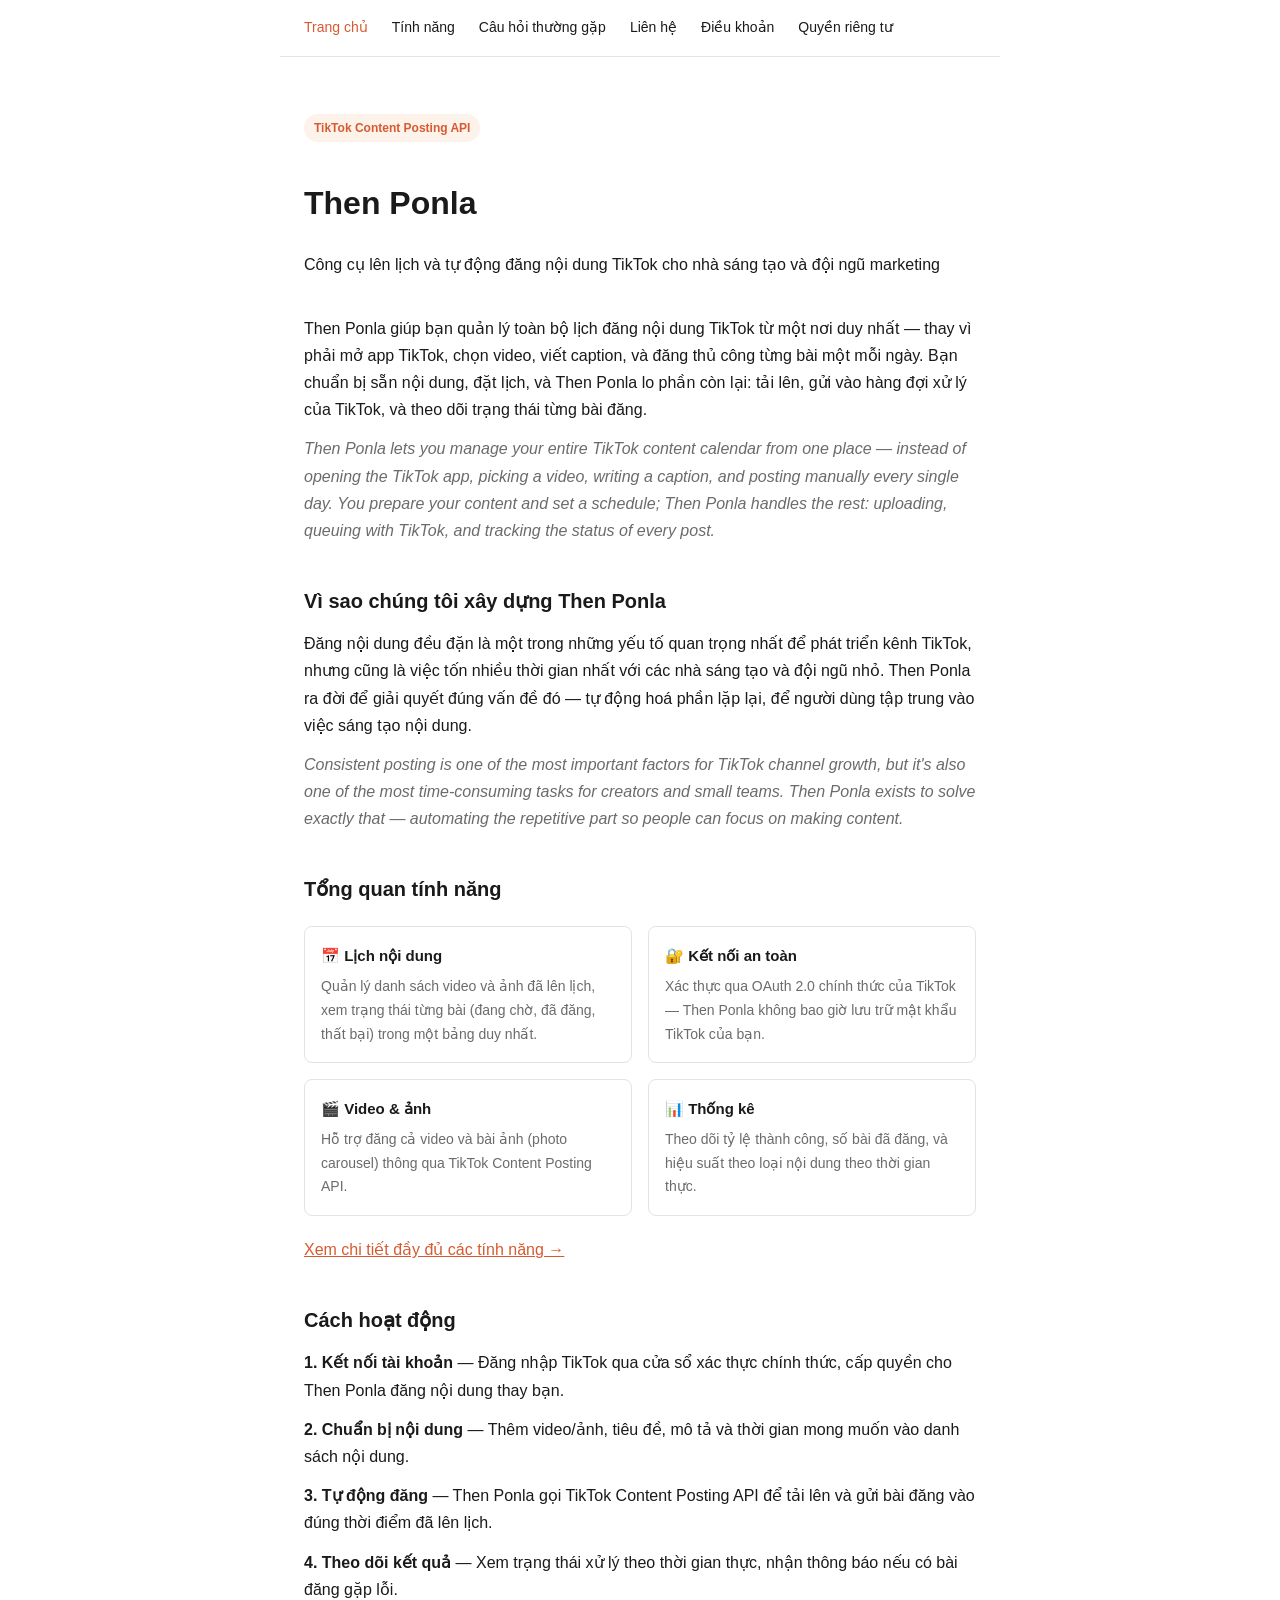
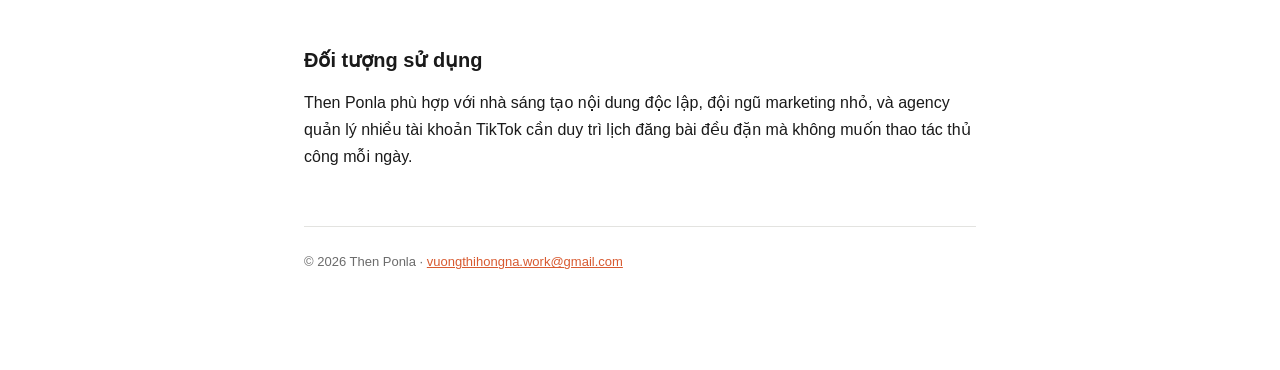
<file: index.html>
<!DOCTYPE html>
<html lang="vi">
<head>
<meta charset="UTF-8">
<meta name="viewport" content="width=device-width, initial-scale=1.0">
<title>Then Ponla — TikTok Content Scheduling</title>
<meta name="description" content="Then Ponla is a scheduling tool that helps creators plan, queue, and publish TikTok videos and photo posts automatically via TikTok's official Content Posting API.">
<link rel="stylesheet" href="style.css">
</head>
<body>
<nav class="sitenav">
  <a href="index.html" class="active">Trang chủ</a>
  <a href="features.html">Tính năng</a>
  <a href="faq.html">Câu hỏi thường gặp</a>
  <a href="contact.html">Liên hệ</a>
  <a href="terms.html">Điều khoản</a>
  <a href="privacy.html">Quyền riêng tư</a>
</nav>
<div class="wrap">
  <div class="hero">
    <span class="badge">TikTok Content Posting API</span>
    <h1>Then Ponla</h1>
    <p class="updated">Công cụ lên lịch và tự động đăng nội dung TikTok cho nhà sáng tạo và đội ngũ marketing</p>
  </div>

  <p>Then Ponla giúp bạn quản lý toàn bộ lịch đăng nội dung TikTok từ một nơi duy nhất — thay vì phải mở app TikTok, chọn video, viết caption, và đăng thủ công từng bài một mỗi ngày. Bạn chuẩn bị sẵn nội dung, đặt lịch, và Then Ponla lo phần còn lại: tải lên, gửi vào hàng đợi xử lý của TikTok, và theo dõi trạng thái từng bài đăng.</p>
  <p class="en">Then Ponla lets you manage your entire TikTok content calendar from one place — instead of opening the TikTok app, picking a video, writing a caption, and posting manually every single day. You prepare your content and set a schedule; Then Ponla handles the rest: uploading, queuing with TikTok, and tracking the status of every post.</p>

  <h2>Vì sao chúng tôi xây dựng Then Ponla</h2>
  <p>Đăng nội dung đều đặn là một trong những yếu tố quan trọng nhất để phát triển kênh TikTok, nhưng cũng là việc tốn nhiều thời gian nhất với các nhà sáng tạo và đội ngũ nhỏ. Then Ponla ra đời để giải quyết đúng vấn đề đó — tự động hoá phần lặp lại, để người dùng tập trung vào việc sáng tạo nội dung.</p>
  <p class="en">Consistent posting is one of the most important factors for TikTok channel growth, but it's also one of the most time-consuming tasks for creators and small teams. Then Ponla exists to solve exactly that — automating the repetitive part so people can focus on making content.</p>

  <h2>Tổng quan tính năng</h2>
  <div class="feature-grid">
    <div class="feature-card">
      <h3>📅 Lịch nội dung</h3>
      <p>Quản lý danh sách video và ảnh đã lên lịch, xem trạng thái từng bài (đang chờ, đã đăng, thất bại) trong một bảng duy nhất.</p>
    </div>
    <div class="feature-card">
      <h3>🔐 Kết nối an toàn</h3>
      <p>Xác thực qua OAuth 2.0 chính thức của TikTok — Then Ponla không bao giờ lưu trữ mật khẩu TikTok của bạn.</p>
    </div>
    <div class="feature-card">
      <h3>🎬 Video &amp; ảnh</h3>
      <p>Hỗ trợ đăng cả video và bài ảnh (photo carousel) thông qua TikTok Content Posting API.</p>
    </div>
    <div class="feature-card">
      <h3>📊 Thống kê</h3>
      <p>Theo dõi tỷ lệ thành công, số bài đã đăng, và hiệu suất theo loại nội dung theo thời gian thực.</p>
    </div>
  </div>
  <p><a href="features.html">Xem chi tiết đầy đủ các tính năng →</a></p>

  <h2>Cách hoạt động</h2>
  <p><strong>1. Kết nối tài khoản</strong> — Đăng nhập TikTok qua cửa sổ xác thực chính thức, cấp quyền cho Then Ponla đăng nội dung thay bạn.</p>
  <p><strong>2. Chuẩn bị nội dung</strong> — Thêm video/ảnh, tiêu đề, mô tả và thời gian mong muốn vào danh sách nội dung.</p>
  <p><strong>3. Tự động đăng</strong> — Then Ponla gọi TikTok Content Posting API để tải lên và gửi bài đăng vào đúng thời điểm đã lên lịch.</p>
  <p><strong>4. Theo dõi kết quả</strong> — Xem trạng thái xử lý theo thời gian thực, nhận thông báo nếu có bài đăng gặp lỗi.</p>

  <h2>Đối tượng sử dụng</h2>
  <p>Then Ponla phù hợp với nhà sáng tạo nội dung độc lập, đội ngũ marketing nhỏ, và agency quản lý nhiều tài khoản TikTok cần duy trì lịch đăng bài đều đặn mà không muốn thao tác thủ công mỗi ngày.</p>

  <footer class="page">
    &copy; 2026 Then Ponla · <a href="contact.html">vuongthihongna.work@gmail.com</a>
  </footer>
</div>
</body>
</html>
</file>
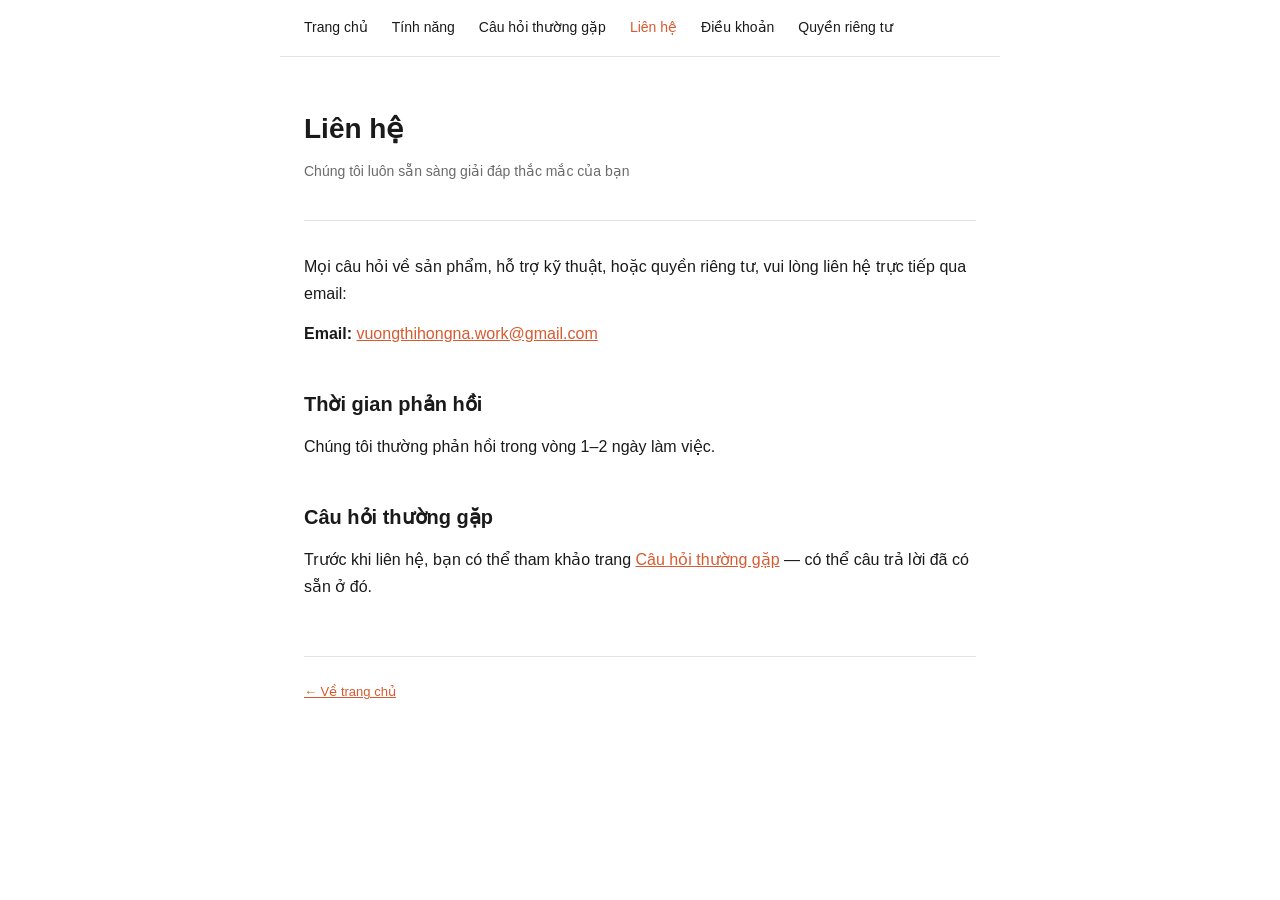
<file: contact.html>
<!DOCTYPE html>
<html lang="vi">
<head>
<meta charset="UTF-8">
<meta name="viewport" content="width=device-width, initial-scale=1.0">
<title>Liên hệ — Then Ponla</title>
<link rel="stylesheet" href="style.css">
</head>
<body>
<nav class="sitenav">
  <a href="index.html">Trang chủ</a>
  <a href="features.html">Tính năng</a>
  <a href="faq.html">Câu hỏi thường gặp</a>
  <a href="contact.html" class="active">Liên hệ</a>
  <a href="terms.html">Điều khoản</a>
  <a href="privacy.html">Quyền riêng tư</a>
</nav>
<div class="wrap">
  <header class="page">
    <h1>Liên hệ</h1>
    <p class="updated">Chúng tôi luôn sẵn sàng giải đáp thắc mắc của bạn</p>
  </header>

  <p>Mọi câu hỏi về sản phẩm, hỗ trợ kỹ thuật, hoặc quyền riêng tư, vui lòng liên hệ trực tiếp qua email:</p>
  <p><strong>Email:</strong> <a href="mailto:vuongthihongna.work@gmail.com">vuongthihongna.work@gmail.com</a></p>

  <h2>Thời gian phản hồi</h2>
  <p>Chúng tôi thường phản hồi trong vòng 1–2 ngày làm việc.</p>

  <h2>Câu hỏi thường gặp</h2>
  <p>Trước khi liên hệ, bạn có thể tham khảo trang <a href="faq.html">Câu hỏi thường gặp</a> — có thể câu trả lời đã có sẵn ở đó.</p>

  <footer class="page">
    <a href="index.html">← Về trang chủ</a>
  </footer>
</div>
</body>
</html>
</file>
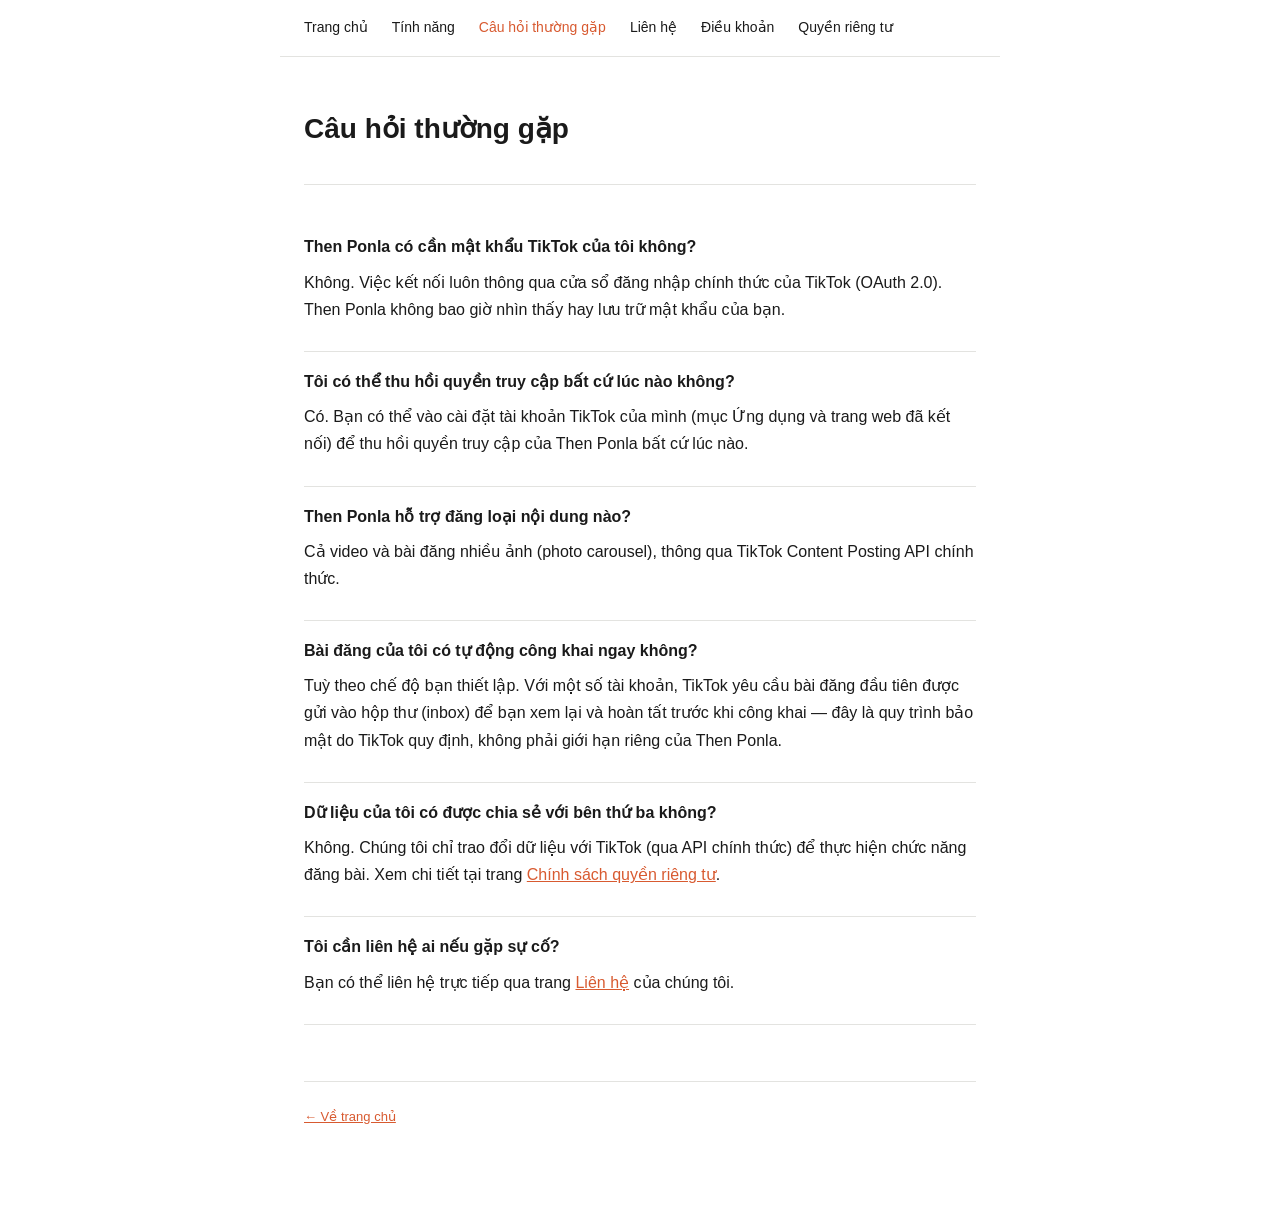
<file: faq.html>
<!DOCTYPE html>
<html lang="vi">
<head>
<meta charset="UTF-8">
<meta name="viewport" content="width=device-width, initial-scale=1.0">
<title>Câu hỏi thường gặp — Then Ponla</title>
<link rel="stylesheet" href="style.css">
</head>
<body>
<nav class="sitenav">
  <a href="index.html">Trang chủ</a>
  <a href="features.html">Tính năng</a>
  <a href="faq.html" class="active">Câu hỏi thường gặp</a>
  <a href="contact.html">Liên hệ</a>
  <a href="terms.html">Điều khoản</a>
  <a href="privacy.html">Quyền riêng tư</a>
</nav>
<div class="wrap">
  <header class="page">
    <h1>Câu hỏi thường gặp</h1>
  </header>

  <div class="faq-item">
    <h3>Then Ponla có cần mật khẩu TikTok của tôi không?</h3>
    <p>Không. Việc kết nối luôn thông qua cửa sổ đăng nhập chính thức của TikTok (OAuth 2.0). Then Ponla không bao giờ nhìn thấy hay lưu trữ mật khẩu của bạn.</p>
  </div>

  <div class="faq-item">
    <h3>Tôi có thể thu hồi quyền truy cập bất cứ lúc nào không?</h3>
    <p>Có. Bạn có thể vào cài đặt tài khoản TikTok của mình (mục Ứng dụng và trang web đã kết nối) để thu hồi quyền truy cập của Then Ponla bất cứ lúc nào.</p>
  </div>

  <div class="faq-item">
    <h3>Then Ponla hỗ trợ đăng loại nội dung nào?</h3>
    <p>Cả video và bài đăng nhiều ảnh (photo carousel), thông qua TikTok Content Posting API chính thức.</p>
  </div>

  <div class="faq-item">
    <h3>Bài đăng của tôi có tự động công khai ngay không?</h3>
    <p>Tuỳ theo chế độ bạn thiết lập. Với một số tài khoản, TikTok yêu cầu bài đăng đầu tiên được gửi vào hộp thư (inbox) để bạn xem lại và hoàn tất trước khi công khai — đây là quy trình bảo mật do TikTok quy định, không phải giới hạn riêng của Then Ponla.</p>
  </div>

  <div class="faq-item">
    <h3>Dữ liệu của tôi có được chia sẻ với bên thứ ba không?</h3>
    <p>Không. Chúng tôi chỉ trao đổi dữ liệu với TikTok (qua API chính thức) để thực hiện chức năng đăng bài. Xem chi tiết tại trang <a href="privacy.html">Chính sách quyền riêng tư</a>.</p>
  </div>

  <div class="faq-item">
    <h3>Tôi cần liên hệ ai nếu gặp sự cố?</h3>
    <p>Bạn có thể liên hệ trực tiếp qua trang <a href="contact.html">Liên hệ</a> của chúng tôi.</p>
  </div>

  <footer class="page">
    <a href="index.html">← Về trang chủ</a>
  </footer>
</div>
</body>
</html>
</file>
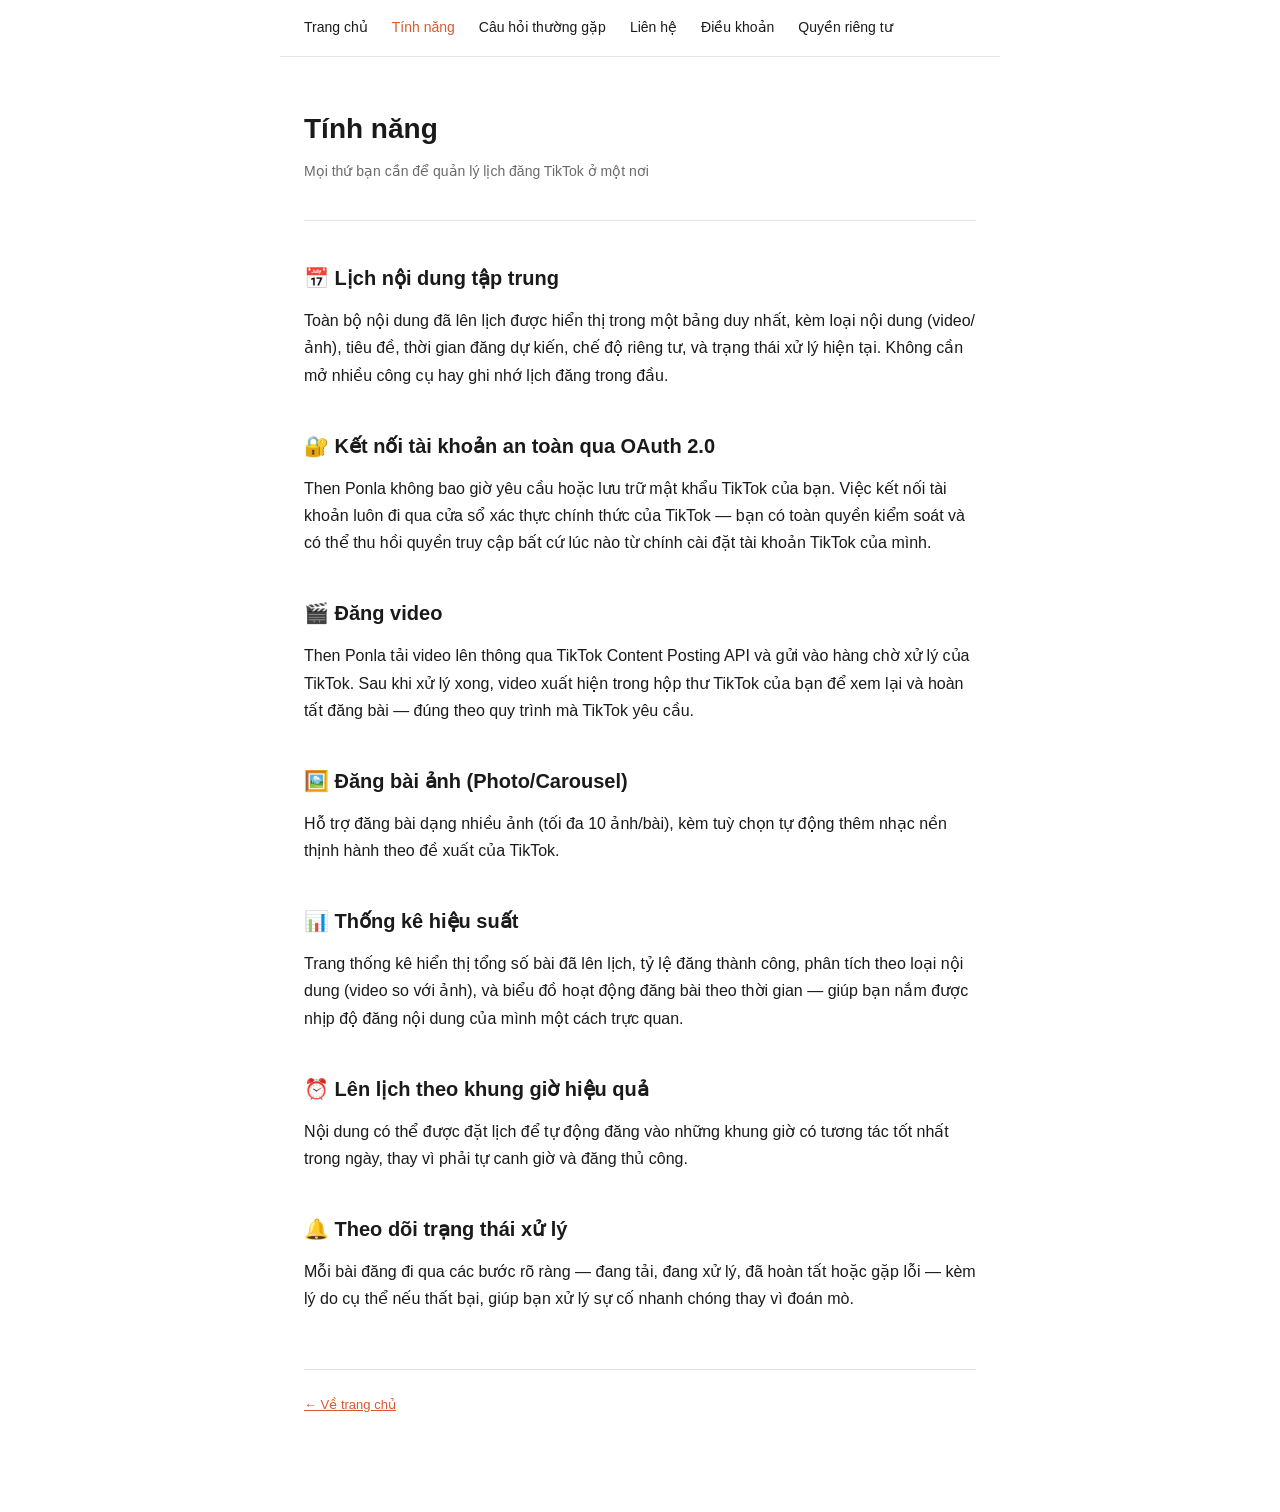
<file: features.html>
<!DOCTYPE html>
<html lang="vi">
<head>
<meta charset="UTF-8">
<meta name="viewport" content="width=device-width, initial-scale=1.0">
<title>Tính năng — Then Ponla</title>
<link rel="stylesheet" href="style.css">
</head>
<body>
<nav class="sitenav">
  <a href="index.html">Trang chủ</a>
  <a href="features.html" class="active">Tính năng</a>
  <a href="faq.html">Câu hỏi thường gặp</a>
  <a href="contact.html">Liên hệ</a>
  <a href="terms.html">Điều khoản</a>
  <a href="privacy.html">Quyền riêng tư</a>
</nav>
<div class="wrap">
  <header class="page">
    <h1>Tính năng</h1>
    <p class="updated">Mọi thứ bạn cần để quản lý lịch đăng TikTok ở một nơi</p>
  </header>

  <h2>📅 Lịch nội dung tập trung</h2>
  <p>Toàn bộ nội dung đã lên lịch được hiển thị trong một bảng duy nhất, kèm loại nội dung (video/ảnh), tiêu đề, thời gian đăng dự kiến, chế độ riêng tư, và trạng thái xử lý hiện tại. Không cần mở nhiều công cụ hay ghi nhớ lịch đăng trong đầu.</p>

  <h2>🔐 Kết nối tài khoản an toàn qua OAuth 2.0</h2>
  <p>Then Ponla không bao giờ yêu cầu hoặc lưu trữ mật khẩu TikTok của bạn. Việc kết nối tài khoản luôn đi qua cửa sổ xác thực chính thức của TikTok — bạn có toàn quyền kiểm soát và có thể thu hồi quyền truy cập bất cứ lúc nào từ chính cài đặt tài khoản TikTok của mình.</p>

  <h2>🎬 Đăng video</h2>
  <p>Then Ponla tải video lên thông qua TikTok Content Posting API và gửi vào hàng chờ xử lý của TikTok. Sau khi xử lý xong, video xuất hiện trong hộp thư TikTok của bạn để xem lại và hoàn tất đăng bài — đúng theo quy trình mà TikTok yêu cầu.</p>

  <h2>🖼️ Đăng bài ảnh (Photo/Carousel)</h2>
  <p>Hỗ trợ đăng bài dạng nhiều ảnh (tối đa 10 ảnh/bài), kèm tuỳ chọn tự động thêm nhạc nền thịnh hành theo đề xuất của TikTok.</p>

  <h2>📊 Thống kê hiệu suất</h2>
  <p>Trang thống kê hiển thị tổng số bài đã lên lịch, tỷ lệ đăng thành công, phân tích theo loại nội dung (video so với ảnh), và biểu đồ hoạt động đăng bài theo thời gian — giúp bạn nắm được nhịp độ đăng nội dung của mình một cách trực quan.</p>

  <h2>⏰ Lên lịch theo khung giờ hiệu quả</h2>
  <p>Nội dung có thể được đặt lịch để tự động đăng vào những khung giờ có tương tác tốt nhất trong ngày, thay vì phải tự canh giờ và đăng thủ công.</p>

  <h2>🔔 Theo dõi trạng thái xử lý</h2>
  <p>Mỗi bài đăng đi qua các bước rõ ràng — đang tải, đang xử lý, đã hoàn tất hoặc gặp lỗi — kèm lý do cụ thể nếu thất bại, giúp bạn xử lý sự cố nhanh chóng thay vì đoán mò.</p>

  <footer class="page">
    <a href="index.html">← Về trang chủ</a>
  </footer>
</div>
</body>
</html>
</file>
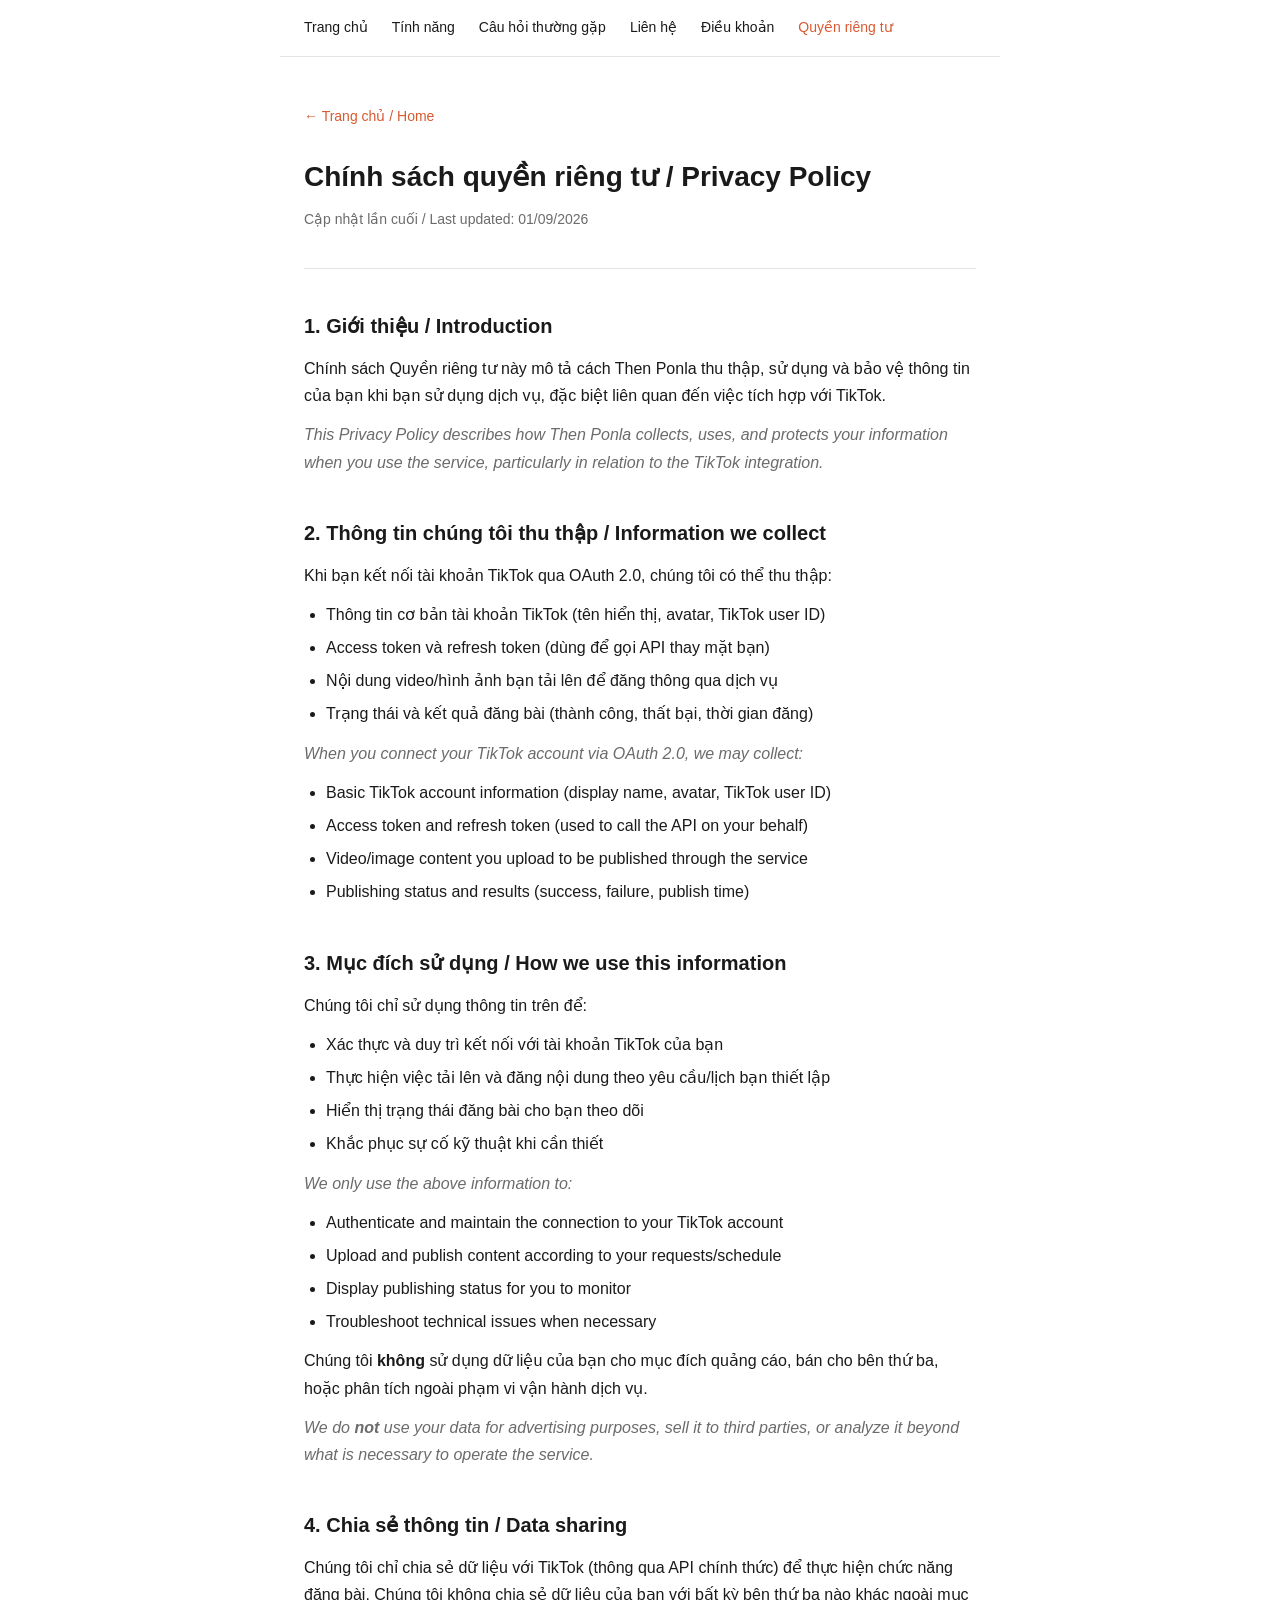
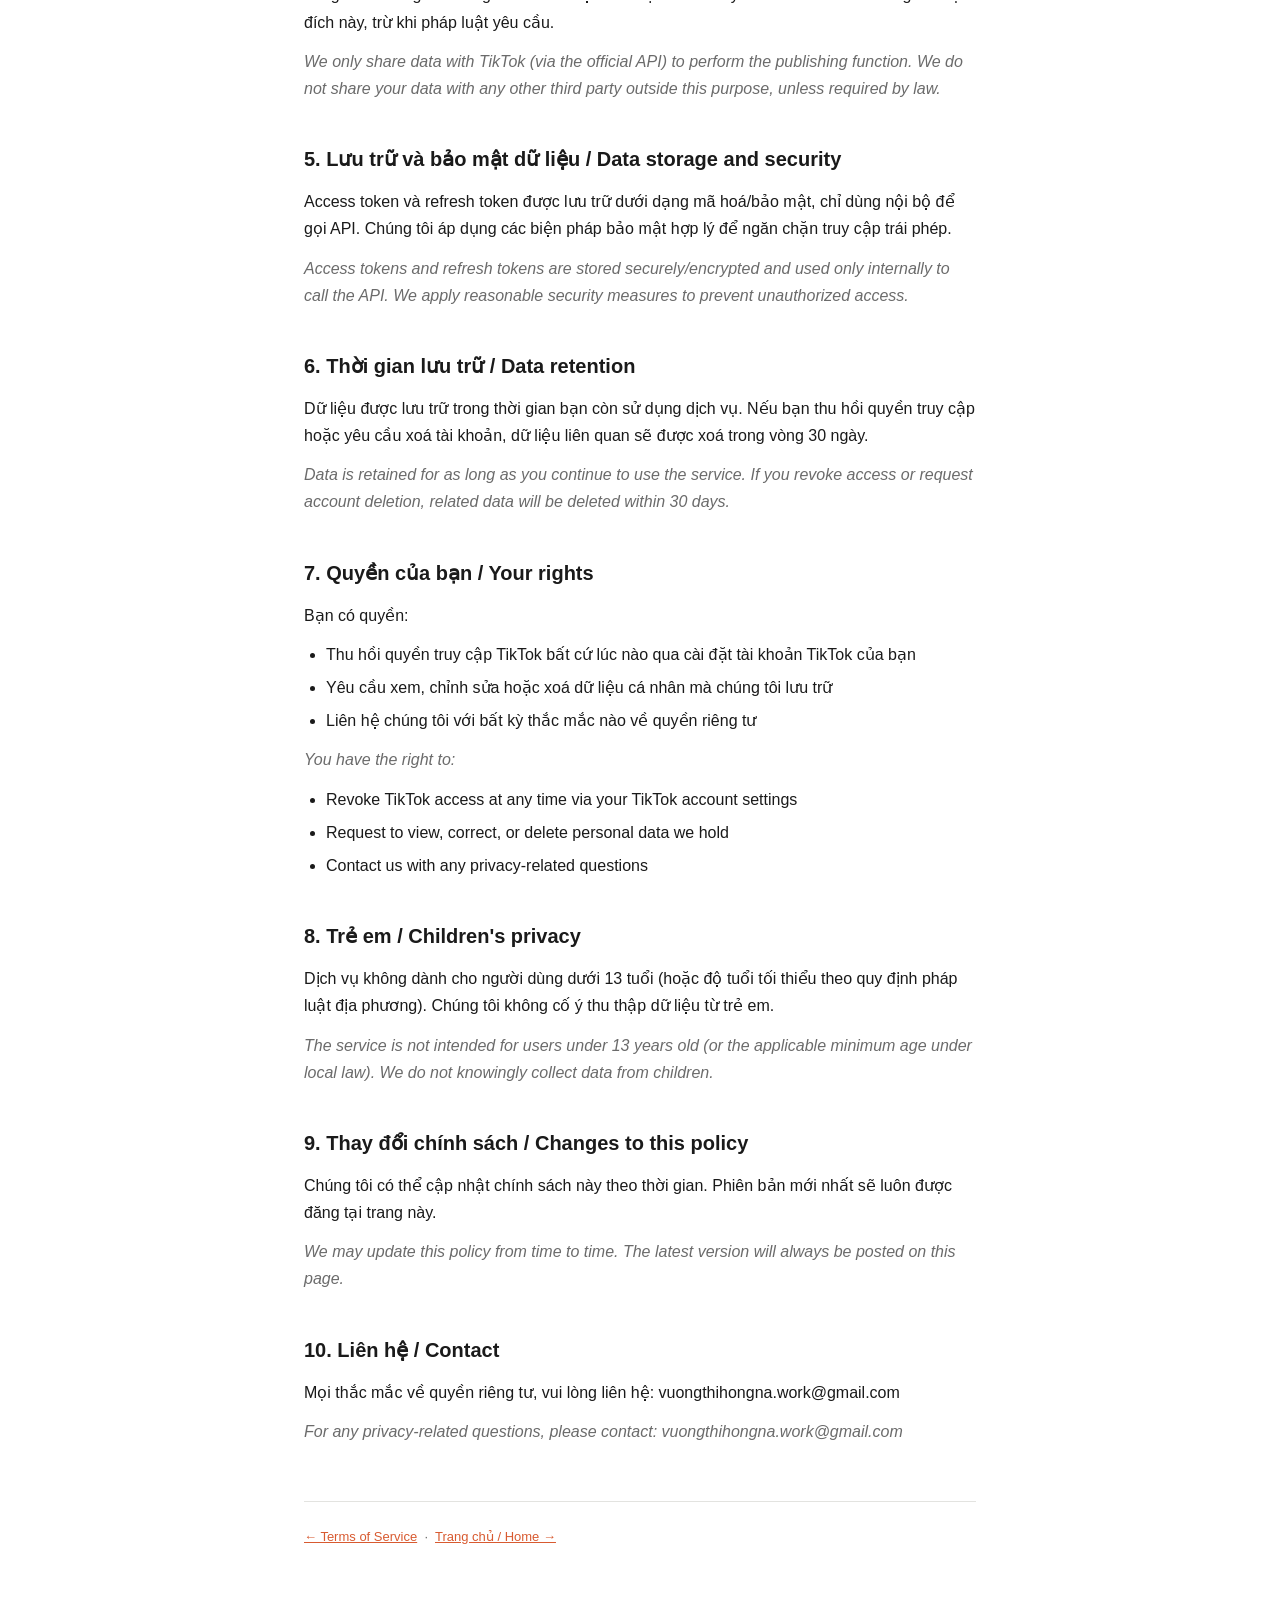
<file: privacy.html>
<!DOCTYPE html>
<html lang="vi">
<head>
<meta charset="UTF-8">
<meta name="viewport" content="width=device-width, initial-scale=1.0">
<title>Privacy Policy - TikTok Auto Publisher</title>
<link rel="stylesheet" href="style.css">
</head>
<body>
<nav class="sitenav">
  <a href="index.html">Trang chủ</a>
  <a href="features.html">Tính năng</a>
  <a href="faq.html">Câu hỏi thường gặp</a>
  <a href="contact.html">Liên hệ</a>
  <a href="terms.html">Điều khoản</a>
  <a href="privacy.html" class="active">Quyền riêng tư</a>
</nav>
<div class="wrap">
  <nav class="crumbs"><a href="index.html">← Trang chủ / Home</a></nav>
  <header class="page">
    <h1>Chính sách quyền riêng tư / Privacy Policy</h1>
    <p class="updated">Cập nhật lần cuối / Last updated: 01/09/2026</p>
  </header>

  <h2>1. Giới thiệu / Introduction</h2>
  <p>Chính sách Quyền riêng tư này mô tả cách Then Ponla thu thập, sử dụng và bảo vệ thông tin của bạn khi bạn sử dụng dịch vụ, đặc biệt liên quan đến việc tích hợp với TikTok.</p>
  <p class="en">This Privacy Policy describes how Then Ponla collects, uses, and protects your information when you use the service, particularly in relation to the TikTok integration.</p>

  <h2>2. Thông tin chúng tôi thu thập / Information we collect</h2>
  <p>Khi bạn kết nối tài khoản TikTok qua OAuth 2.0, chúng tôi có thể thu thập:</p>
  <ul>
    <li>Thông tin cơ bản tài khoản TikTok (tên hiển thị, avatar, TikTok user ID)</li>
    <li>Access token và refresh token (dùng để gọi API thay mặt bạn)</li>
    <li>Nội dung video/hình ảnh bạn tải lên để đăng thông qua dịch vụ</li>
    <li>Trạng thái và kết quả đăng bài (thành công, thất bại, thời gian đăng)</li>
  </ul>
  <p class="en">When you connect your TikTok account via OAuth 2.0, we may collect:</p>
  <ul class="en">
    <li>Basic TikTok account information (display name, avatar, TikTok user ID)</li>
    <li>Access token and refresh token (used to call the API on your behalf)</li>
    <li>Video/image content you upload to be published through the service</li>
    <li>Publishing status and results (success, failure, publish time)</li>
  </ul>

  <h2>3. Mục đích sử dụng / How we use this information</h2>
  <p>Chúng tôi chỉ sử dụng thông tin trên để:</p>
  <ul>
    <li>Xác thực và duy trì kết nối với tài khoản TikTok của bạn</li>
    <li>Thực hiện việc tải lên và đăng nội dung theo yêu cầu/lịch bạn thiết lập</li>
    <li>Hiển thị trạng thái đăng bài cho bạn theo dõi</li>
    <li>Khắc phục sự cố kỹ thuật khi cần thiết</li>
  </ul>
  <p class="en">We only use the above information to:</p>
  <ul class="en">
    <li>Authenticate and maintain the connection to your TikTok account</li>
    <li>Upload and publish content according to your requests/schedule</li>
    <li>Display publishing status for you to monitor</li>
    <li>Troubleshoot technical issues when necessary</li>
  </ul>
  <p>Chúng tôi <strong>không</strong> sử dụng dữ liệu của bạn cho mục đích quảng cáo, bán cho bên thứ ba, hoặc phân tích ngoài phạm vi vận hành dịch vụ.</p>
  <p class="en">We do <strong>not</strong> use your data for advertising purposes, sell it to third parties, or analyze it beyond what is necessary to operate the service.</p>

  <h2>4. Chia sẻ thông tin / Data sharing</h2>
  <p>Chúng tôi chỉ chia sẻ dữ liệu với TikTok (thông qua API chính thức) để thực hiện chức năng đăng bài. Chúng tôi không chia sẻ dữ liệu của bạn với bất kỳ bên thứ ba nào khác ngoài mục đích này, trừ khi pháp luật yêu cầu.</p>
  <p class="en">We only share data with TikTok (via the official API) to perform the publishing function. We do not share your data with any other third party outside this purpose, unless required by law.</p>

  <h2>5. Lưu trữ và bảo mật dữ liệu / Data storage and security</h2>
  <p>Access token và refresh token được lưu trữ dưới dạng mã hoá/bảo mật, chỉ dùng nội bộ để gọi API. Chúng tôi áp dụng các biện pháp bảo mật hợp lý để ngăn chặn truy cập trái phép.</p>
  <p class="en">Access tokens and refresh tokens are stored securely/encrypted and used only internally to call the API. We apply reasonable security measures to prevent unauthorized access.</p>

  <h2>6. Thời gian lưu trữ / Data retention</h2>
  <p>Dữ liệu được lưu trữ trong thời gian bạn còn sử dụng dịch vụ. Nếu bạn thu hồi quyền truy cập hoặc yêu cầu xoá tài khoản, dữ liệu liên quan sẽ được xoá trong vòng 30 ngày.</p>
  <p class="en">Data is retained for as long as you continue to use the service. If you revoke access or request account deletion, related data will be deleted within 30 days.</p>

  <h2>7. Quyền của bạn / Your rights</h2>
  <p>Bạn có quyền:</p>
  <ul>
    <li>Thu hồi quyền truy cập TikTok bất cứ lúc nào qua cài đặt tài khoản TikTok của bạn</li>
    <li>Yêu cầu xem, chỉnh sửa hoặc xoá dữ liệu cá nhân mà chúng tôi lưu trữ</li>
    <li>Liên hệ chúng tôi với bất kỳ thắc mắc nào về quyền riêng tư</li>
  </ul>
  <p class="en">You have the right to:</p>
  <ul class="en">
    <li>Revoke TikTok access at any time via your TikTok account settings</li>
    <li>Request to view, correct, or delete personal data we hold</li>
    <li>Contact us with any privacy-related questions</li>
  </ul>

  <h2>8. Trẻ em / Children's privacy</h2>
  <p>Dịch vụ không dành cho người dùng dưới 13 tuổi (hoặc độ tuổi tối thiểu theo quy định pháp luật địa phương). Chúng tôi không cố ý thu thập dữ liệu từ trẻ em.</p>
  <p class="en">The service is not intended for users under 13 years old (or the applicable minimum age under local law). We do not knowingly collect data from children.</p>

  <h2>9. Thay đổi chính sách / Changes to this policy</h2>
  <p>Chúng tôi có thể cập nhật chính sách này theo thời gian. Phiên bản mới nhất sẽ luôn được đăng tại trang này.</p>
  <p class="en">We may update this policy from time to time. The latest version will always be posted on this page.</p>

  <h2>10. Liên hệ / Contact</h2>
  <p>Mọi thắc mắc về quyền riêng tư, vui lòng liên hệ: vuongthihongna.work@gmail.com</p>
  <p class="en">For any privacy-related questions, please contact: vuongthihongna.work@gmail.com</p>

  <footer class="page">
    <a href="terms.html">← Terms of Service</a> &nbsp;·&nbsp; <a href="index.html">Trang chủ / Home →</a>
  </footer>
</div>
</body>
</html>
</file>
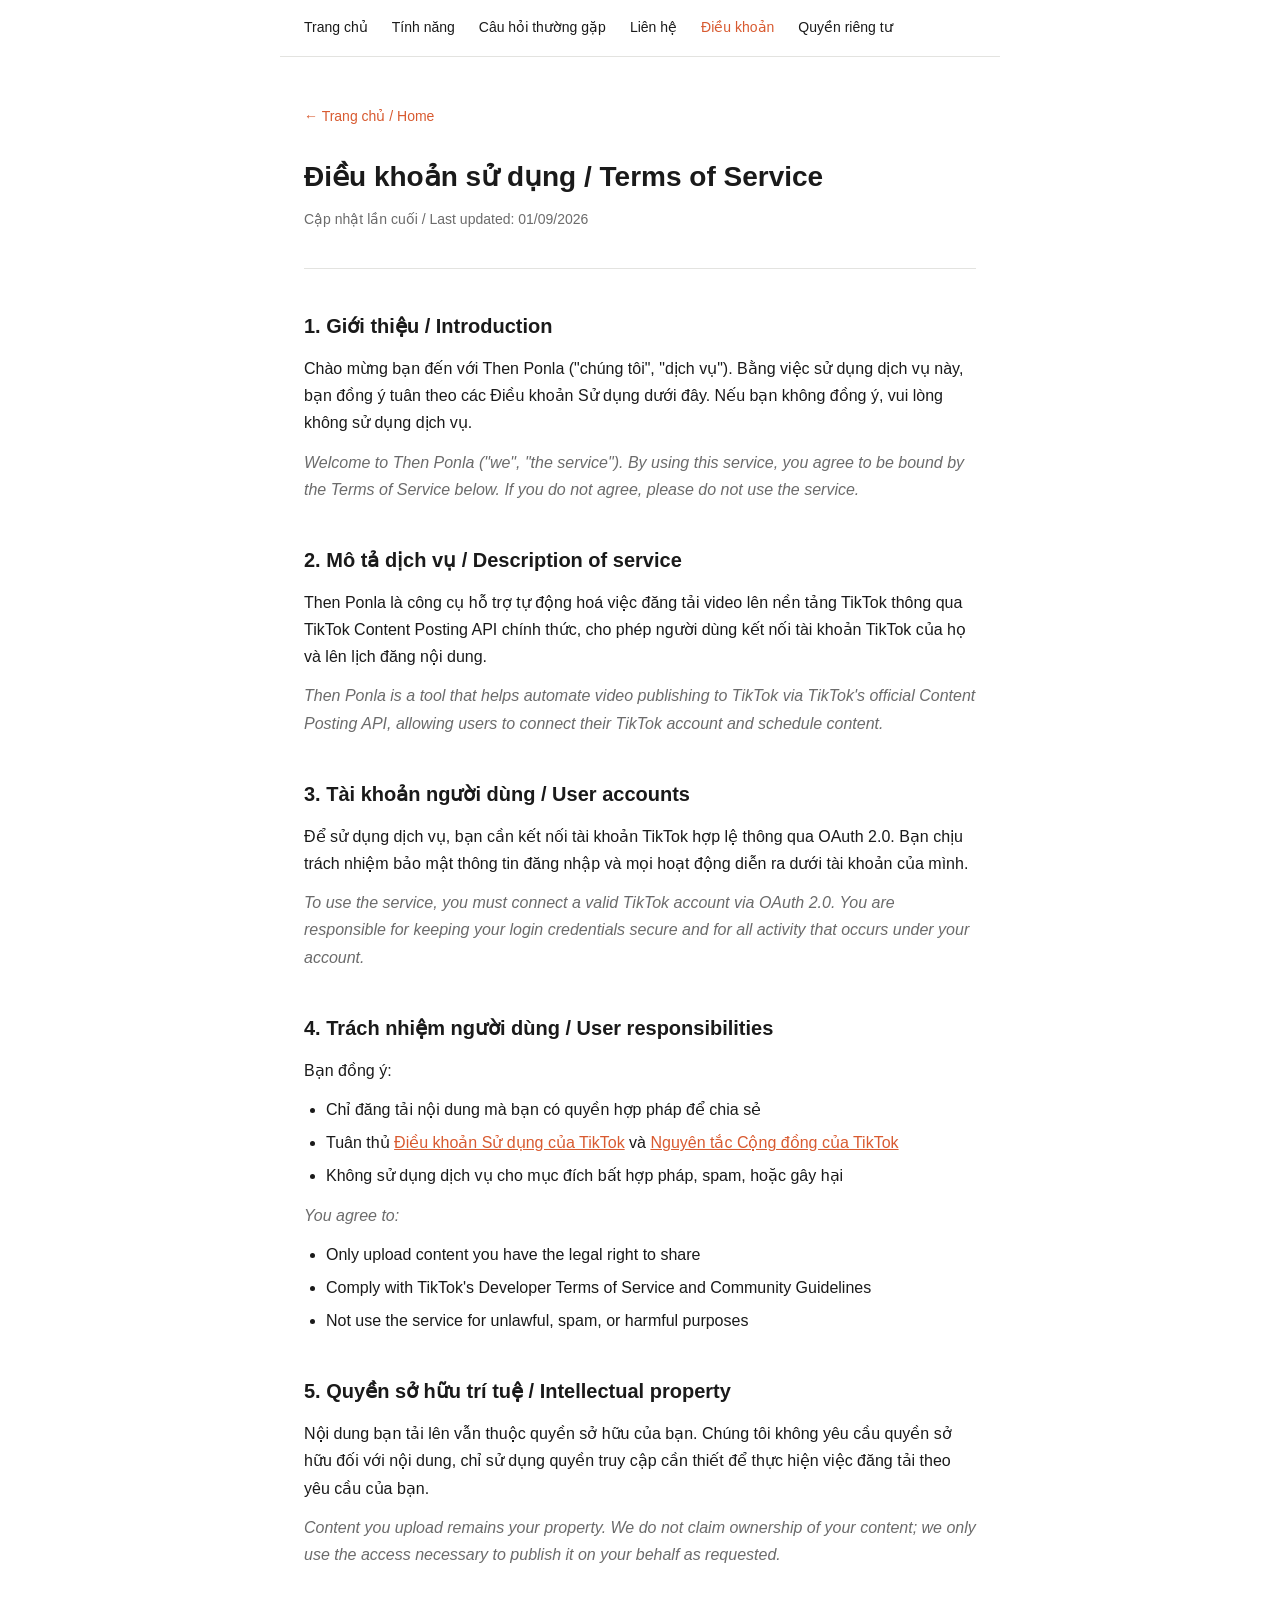
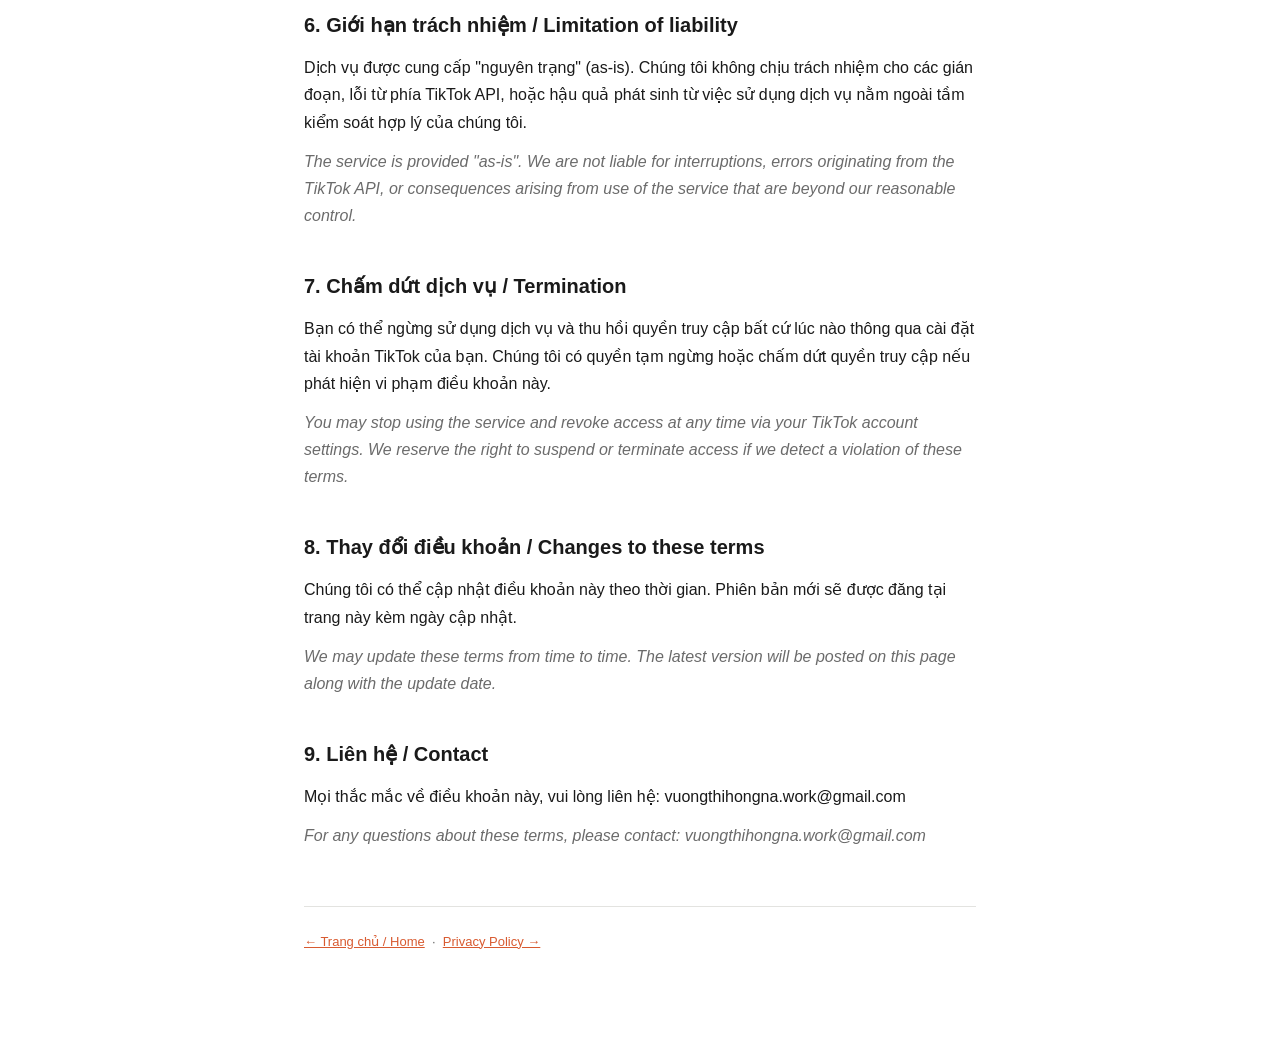
<file: terms.html>
<!DOCTYPE html>
<html lang="vi">
<head>
<meta charset="UTF-8">
<meta name="viewport" content="width=device-width, initial-scale=1.0">
<title>Terms of Service - TikTok Auto Publisher</title>
<link rel="stylesheet" href="style.css">
</head>
<body>
<nav class="sitenav">
  <a href="index.html">Trang chủ</a>
  <a href="features.html">Tính năng</a>
  <a href="faq.html">Câu hỏi thường gặp</a>
  <a href="contact.html">Liên hệ</a>
  <a href="terms.html" class="active">Điều khoản</a>
  <a href="privacy.html">Quyền riêng tư</a>
</nav>
<div class="wrap">
  <nav class="crumbs"><a href="index.html">← Trang chủ / Home</a></nav>
  <header class="page">
    <h1>Điều khoản sử dụng / Terms of Service</h1>
    <p class="updated">Cập nhật lần cuối / Last updated: 01/09/2026</p>
  </header>

  <h2>1. Giới thiệu / Introduction</h2>
  <p>Chào mừng bạn đến với Then Ponla ("chúng tôi", "dịch vụ"). Bằng việc sử dụng dịch vụ này, bạn đồng ý tuân theo các Điều khoản Sử dụng dưới đây. Nếu bạn không đồng ý, vui lòng không sử dụng dịch vụ.</p>
  <p class="en">Welcome to Then Ponla ("we", "the service"). By using this service, you agree to be bound by the Terms of Service below. If you do not agree, please do not use the service.</p>

  <h2>2. Mô tả dịch vụ / Description of service</h2>
  <p>Then Ponla là công cụ hỗ trợ tự động hoá việc đăng tải video lên nền tảng TikTok thông qua TikTok Content Posting API chính thức, cho phép người dùng kết nối tài khoản TikTok của họ và lên lịch đăng nội dung.</p>
  <p class="en">Then Ponla is a tool that helps automate video publishing to TikTok via TikTok's official Content Posting API, allowing users to connect their TikTok account and schedule content.</p>

  <h2>3. Tài khoản người dùng / User accounts</h2>
  <p>Để sử dụng dịch vụ, bạn cần kết nối tài khoản TikTok hợp lệ thông qua OAuth 2.0. Bạn chịu trách nhiệm bảo mật thông tin đăng nhập và mọi hoạt động diễn ra dưới tài khoản của mình.</p>
  <p class="en">To use the service, you must connect a valid TikTok account via OAuth 2.0. You are responsible for keeping your login credentials secure and for all activity that occurs under your account.</p>

  <h2>4. Trách nhiệm người dùng / User responsibilities</h2>
  <p>Bạn đồng ý:</p>
  <ul>
    <li>Chỉ đăng tải nội dung mà bạn có quyền hợp pháp để chia sẻ</li>
    <li>Tuân thủ <a href="https://www.tiktok.com/legal/page/global/tik-tok-developer-terms-of-service/en" target="_blank" rel="noopener">Điều khoản Sử dụng của TikTok</a> và <a href="https://www.tiktok.com/community-guidelines" target="_blank" rel="noopener">Nguyên tắc Cộng đồng của TikTok</a></li>
    <li>Không sử dụng dịch vụ cho mục đích bất hợp pháp, spam, hoặc gây hại</li>
  </ul>
  <p class="en">You agree to:</p>
  <ul class="en">
    <li>Only upload content you have the legal right to share</li>
    <li>Comply with TikTok's Developer Terms of Service and Community Guidelines</li>
    <li>Not use the service for unlawful, spam, or harmful purposes</li>
  </ul>

  <h2>5. Quyền sở hữu trí tuệ / Intellectual property</h2>
  <p>Nội dung bạn tải lên vẫn thuộc quyền sở hữu của bạn. Chúng tôi không yêu cầu quyền sở hữu đối với nội dung, chỉ sử dụng quyền truy cập cần thiết để thực hiện việc đăng tải theo yêu cầu của bạn.</p>
  <p class="en">Content you upload remains your property. We do not claim ownership of your content; we only use the access necessary to publish it on your behalf as requested.</p>

  <h2>6. Giới hạn trách nhiệm / Limitation of liability</h2>
  <p>Dịch vụ được cung cấp "nguyên trạng" (as-is). Chúng tôi không chịu trách nhiệm cho các gián đoạn, lỗi từ phía TikTok API, hoặc hậu quả phát sinh từ việc sử dụng dịch vụ nằm ngoài tầm kiểm soát hợp lý của chúng tôi.</p>
  <p class="en">The service is provided "as-is". We are not liable for interruptions, errors originating from the TikTok API, or consequences arising from use of the service that are beyond our reasonable control.</p>

  <h2>7. Chấm dứt dịch vụ / Termination</h2>
  <p>Bạn có thể ngừng sử dụng dịch vụ và thu hồi quyền truy cập bất cứ lúc nào thông qua cài đặt tài khoản TikTok của bạn. Chúng tôi có quyền tạm ngừng hoặc chấm dứt quyền truy cập nếu phát hiện vi phạm điều khoản này.</p>
  <p class="en">You may stop using the service and revoke access at any time via your TikTok account settings. We reserve the right to suspend or terminate access if we detect a violation of these terms.</p>

  <h2>8. Thay đổi điều khoản / Changes to these terms</h2>
  <p>Chúng tôi có thể cập nhật điều khoản này theo thời gian. Phiên bản mới sẽ được đăng tại trang này kèm ngày cập nhật.</p>
  <p class="en">We may update these terms from time to time. The latest version will be posted on this page along with the update date.</p>

  <h2>9. Liên hệ / Contact</h2>
  <p>Mọi thắc mắc về điều khoản này, vui lòng liên hệ: vuongthihongna.work@gmail.com</p>
  <p class="en">For any questions about these terms, please contact: vuongthihongna.work@gmail.com</p>

  <footer class="page">
    <a href="index.html">← Trang chủ / Home</a> &nbsp;·&nbsp; <a href="privacy.html">Privacy Policy →</a>
  </footer>
</div>
</body>
</html>
</file>
<file: style.css>
:root {
  --text: #1a1a1a;
  --muted: #6b6b6b;
  --border: #e3e3e0;
  --bg: #ffffff;
  --accent: #d85a30;
}
* { box-sizing: border-box; }
body {
  margin: 0;
  font-family: -apple-system, BlinkMacSystemFont, "Segoe UI", Helvetica, Arial, sans-serif;
  color: var(--text);
  background: var(--bg);
  line-height: 1.7;
}
.wrap {
  max-width: 720px;
  margin: 0 auto;
  padding: 48px 24px 96px;
}
header.page {
  margin-bottom: 32px;
  padding-bottom: 24px;
  border-bottom: 1px solid var(--border);
}
header.page h1 {
  font-size: 28px;
  font-weight: 600;
  margin: 0 0 8px;
}
header.page .updated {
  color: var(--muted);
  font-size: 14px;
}
nav.crumbs {
  font-size: 14px;
  margin-bottom: 24px;
}
nav.crumbs a {
  color: var(--accent);
  text-decoration: none;
}
nav.crumbs a:hover { text-decoration: underline; }
h2 {
  font-size: 20px;
  font-weight: 600;
  margin-top: 40px;
  margin-bottom: 12px;
}
p { margin: 0 0 12px; }
p.en {
  color: var(--muted);
  font-style: italic;
}
ul { margin: 0 0 12px; padding-left: 22px; }
li { margin-bottom: 6px; }
a { color: var(--accent); }
footer.page {
  margin-top: 56px;
  padding-top: 24px;
  border-top: 1px solid var(--border);
  color: var(--muted);
  font-size: 13px;
}
.placeholder {
  background: #fdf3ea;
  color: #854f0b;
  padding: 1px 4px;
  border-radius: 3px;
}
nav.sitenav {
  display: flex;
  gap: 24px;
  padding: 16px 24px;
  border-bottom: 1px solid var(--border);
  max-width: 720px;
  margin: 0 auto;
  font-size: 14px;
  font-weight: 500;
}
nav.sitenav a {
  color: var(--text);
  text-decoration: none;
}
nav.sitenav a.active {
  color: var(--accent);
}
nav.sitenav a:hover { color: var(--accent); }
.hero {
  padding: 8px 0 24px;
}
.hero .badge {
  display: inline-block;
  background: #fdf3ea;
  color: var(--accent);
  font-size: 12px;
  font-weight: 600;
  padding: 4px 10px;
  border-radius: 999px;
  margin-bottom: 12px;
}
.feature-grid {
  display: grid;
  grid-template-columns: 1fr 1fr;
  gap: 16px;
  margin: 20px 0;
}
.feature-card {
  border: 1px solid var(--border);
  border-radius: 8px;
  padding: 16px;
}
.feature-card h3 {
  font-size: 15px;
  margin: 0 0 6px;
}
.feature-card p {
  font-size: 14px;
  color: var(--muted);
  margin: 0;
}
.faq-item {
  border-bottom: 1px solid var(--border);
  padding: 16px 0;
}
.faq-item h3 {
  font-size: 16px;
  margin: 0 0 8px;
}
@media (max-width: 600px) {
  .feature-grid { grid-template-columns: 1fr; }
  nav.sitenav { flex-wrap: wrap; gap: 12px 20px; }
}
</file>
